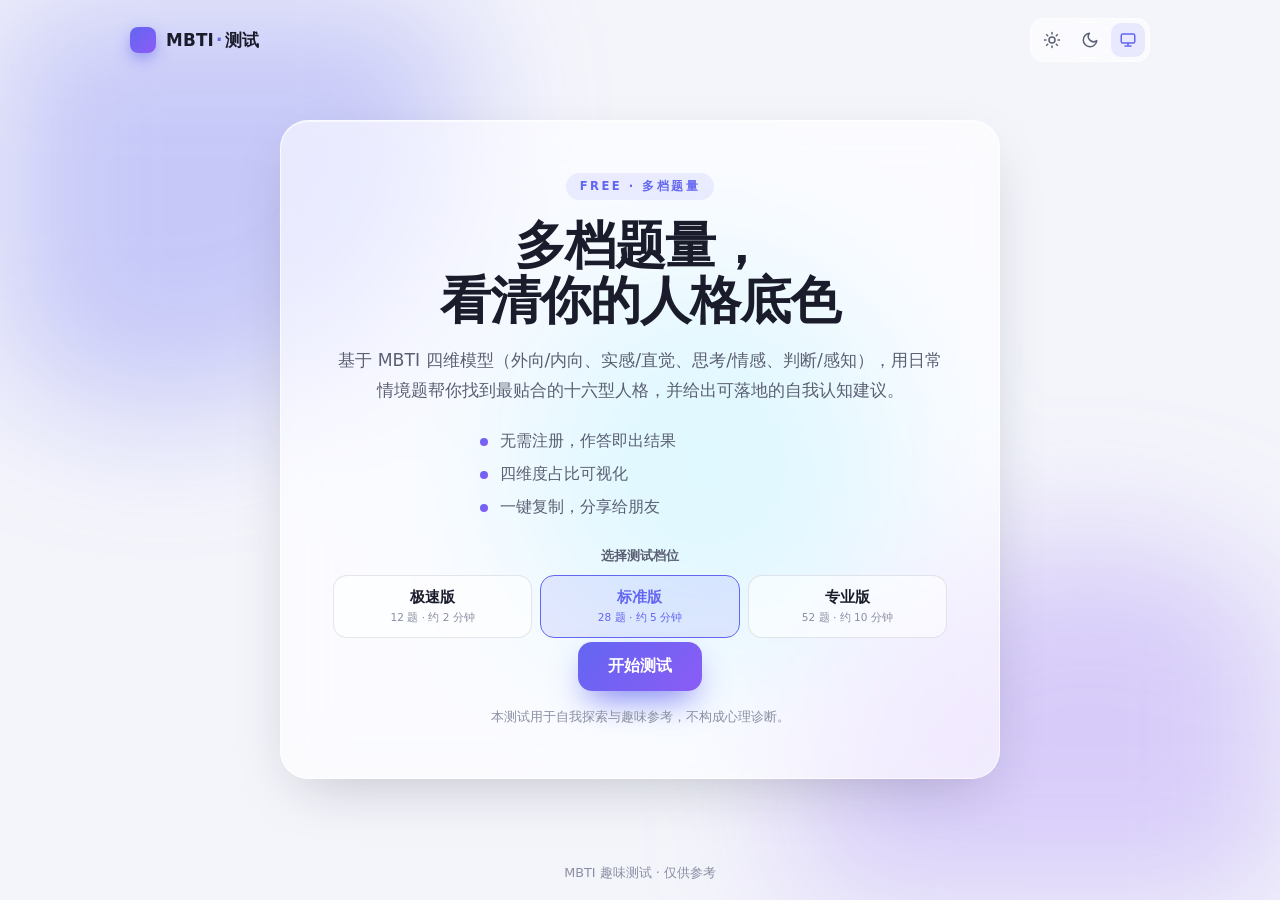
<file: index.html>
<!DOCTYPE html>
<html lang="zh-CN" data-theme="system">
<head>
  <meta charset="UTF-8" />
  <meta name="viewport" content="width=device-width, initial-scale=1.0, viewport-fit=cover" />
  <meta name="theme-color" id="meta-theme-color" content="#f4f5fb" />
  <meta name="apple-mobile-web-app-capable" content="yes" />
  <meta name="apple-mobile-web-app-status-bar-style" content="default" />
  <title>MBTI 人格测试 · 多档题量，看清你是谁</title>
  <meta name="description" content="多档题量 MBTI 测试（12/28/52 题），免费即测即出结果，可分享。" />
  <meta property="og:title" content="MBTI 人格测试 · 多档题量，看清你是谁" />
  <meta property="og:description" content="12/28/52 题三档可选，免费即测即出 MBTI 十六型人格结果。" />
  <meta property="og:type" content="website" />
  <meta property="og:image" content="assets/img/cover.svg" />
  <meta property="og:image:width" content="1200" />
  <meta property="og:image:height" content="630" />
  <meta name="twitter:card" content="summary_large_image" />
  <meta name="twitter:title" content="MBTI 人格测试 · 多档题量，看清你是谁" />
  <meta name="twitter:description" content="12/28/52 题三档可选，免费即测即出 MBTI 十六型人格结果。" />
  <meta name="twitter:image" content="assets/img/cover.svg" />
  <link rel="manifest" href="manifest.webmanifest" />
  <link rel="apple-touch-icon" href="assets/img/icon-192.png" />
  <!-- 纯系统字体：零外部依赖，国内网络秒开，不依赖任何 CDN -->
  <link rel="stylesheet" href="assets/css/style.css" />
</head>
<body>
  <!-- 动态背景光斑 -->
  <div class="bg-blobs" aria-hidden="true">
    <span class="blob blob-1"></span>
    <span class="blob blob-2"></span>
    <span class="blob blob-3"></span>
  </div>

  <header class="topbar">
    <div class="brand">
      <span class="brand-mark" aria-hidden="true"></span>
      <span class="brand-name">MBTI<span class="brand-dot">·</span>测试</span>
    </div>

    <div class="theme-switch" role="group" aria-label="主题切换">
      <button class="theme-btn" data-set-theme="light" aria-label="浅色主题" title="浅色">
        <svg viewBox="0 0 24 24" width="18" height="18" fill="none" stroke="currentColor" stroke-width="2" stroke-linecap="round"><circle cx="12" cy="12" r="4"/><path d="M12 2v2M12 20v2M4.9 4.9l1.4 1.4M17.7 17.7l1.4 1.4M2 12h2M20 12h2M4.9 19.1l1.4-1.4M17.7 6.3l1.4-1.4"/></svg>
      </button>
      <button class="theme-btn" data-set-theme="dark" aria-label="深色主题" title="深色">
        <svg viewBox="0 0 24 24" width="18" height="18" fill="none" stroke="currentColor" stroke-width="2" stroke-linecap="round" stroke-linejoin="round"><path d="M21 12.8A9 9 0 1 1 11.2 3a7 7 0 0 0 9.8 9.8z"/></svg>
      </button>
      <button class="theme-btn" data-set-theme="system" aria-label="跟随系统" title="跟随系统">
        <svg viewBox="0 0 24 24" width="18" height="18" fill="none" stroke="currentColor" stroke-width="2" stroke-linecap="round" stroke-linejoin="round"><rect x="3" y="4" width="18" height="12" rx="2"/><path d="M8 20h8M12 16v4"/></svg>
      </button>
    </div>
  </header>

  <main class="stage">
    <!-- 第一屏：首页 -->
    <section id="screen-intro" class="screen is-active" aria-labelledby="intro-title">
      <div class="intro-card glass">
        <p class="eyebrow">FREE · 多档题量</p>
        <h1 id="intro-title" class="intro-title">多档题量，<br/>看清你的人格底色</h1>
        <p class="intro-sub">基于 MBTI 四维模型（外向/内向、实感/直觉、思考/情感、判断/感知），用日常情境题帮你找到最贴合的十六型人格，并给出可落地的自我认知建议。</p>
        <ul class="intro-points">
          <li><span class="dot"></span>无需注册，作答即出结果</li>
          <li><span class="dot"></span>四维度占比可视化</li>
          <li><span class="dot"></span>一键复制，分享给朋友</li>
        </ul>
        <div class="tier-select" id="tier-select" role="group" aria-label="选择测试档位">
          <span class="tier-label">选择测试档位</span>
          <div class="tier-opts">
            <button class="tier-opt" type="button" data-tier="quick">极速版<small>12 题 · 约 2 分钟</small></button>
            <button class="tier-opt is-active" type="button" data-tier="standard">标准版<small>28 题 · 约 5 分钟</small></button>
            <button class="tier-opt" type="button" data-tier="pro">专业版<small>52 题 · 约 10 分钟</small></button>
          </div>
        </div>
        <button id="start-btn" class="btn btn-primary magnetic" type="button">开始测试</button>
        <div id="history-section" class="history-section" hidden>
          <h3 class="col-title">你测过的结果</h3>
          <ul class="history-list" id="history-list"></ul>
          <button id="clear-history-btn" class="btn-link" type="button">清除记录</button>
        </div>
        <p class="intro-note">本测试用于自我探索与趣味参考，不构成心理诊断。</p>
        <button id="install-btn" class="btn-install" type="button" hidden>安装到主屏幕 · 随时测</button>
      </div>
    </section>

    <!-- 第二屏：测试 -->
    <section id="screen-test" class="screen" aria-labelledby="test-title" hidden>
      <div class="test-card glass">
        <div class="test-head">
          <span class="test-counter" id="test-counter" aria-live="polite">第 1 / 28 题</span>
          <span class="test-dim" id="test-dim" aria-hidden="true"></span>
        </div>
        <div class="progress" role="progressbar" aria-valuemin="0" aria-valuemax="28" aria-valuenow="0" id="progress-bar" aria-label="测试进度">
          <span class="progress-fill" id="progress-fill"></span>
        </div>

        <h2 class="test-question" id="test-question" aria-live="polite">题目加载中…</h2>

        <div class="scale" id="scale" role="radiogroup" aria-label="同意程度">
          <button class="scale-opt" type="button" role="radio" aria-checked="false" data-value="1"><span class="scale-num">1</span><span class="scale-label">非常不符合</span></button>
          <button class="scale-opt" type="button" role="radio" aria-checked="false" data-value="2"><span class="scale-num">2</span><span class="scale-label">不太符合</span></button>
          <button class="scale-opt" type="button" role="radio" aria-checked="false" data-value="3"><span class="scale-num">3</span><span class="scale-label">中立</span></button>
          <button class="scale-opt" type="button" role="radio" aria-checked="false" data-value="4"><span class="scale-num">4</span><span class="scale-label">比较符合</span></button>
          <button class="scale-opt" type="button" role="radio" aria-checked="false" data-value="5"><span class="scale-num">5</span><span class="scale-label">非常符合</span></button>
        </div>

        <div class="test-actions">
          <button id="prev-btn" class="btn btn-ghost" type="button" disabled>上一题</button>
          <button id="next-btn" class="btn btn-primary magnetic" type="button" disabled>下一题</button>
        </div>
      </div>
    </section>

    <!-- 第三屏：结果 -->
    <section id="screen-result" class="screen" aria-labelledby="result-title" hidden>
      <div class="result-card glass">
        <canvas id="result-canvas" class="result-canvas" aria-hidden="true"></canvas>
        <p class="result-eyebrow" id="result-eyebrow" aria-live="polite">你的类型是</p>
        <h2 id="result-title" class="result-type" aria-live="polite">—</h2>
        <div class="personality-3d-wrap" aria-hidden="true">
          <canvas id="personality-3d"></canvas>
          <p class="personality-3d-hint">四维人格星象 · 拖拽旋转</p>
        </div>
        <p class="result-name" id="result-name"></p>
        <p class="result-tagline" id="result-tagline"></p>
        <p class="result-desc" id="result-desc"></p>

        <div class="dims" id="dims" aria-label="四维度占比"></div>

        <div class="result-cols">
          <div class="result-col">
            <h3 class="col-title">你的优势</h3>
            <ul class="tag-list" id="strengths"></ul>
          </div>
          <div class="result-col">
            <h3 class="col-title">成长空间</h3>
            <ul class="tag-list" id="growth"></ul>
          </div>
        </div>

        <div class="result-block">
          <h3 class="col-title">逐维度解读</h3>
          <ul class="dim-details" id="dim-details"></ul>
        </div>

        <div class="result-field">
          <h3 class="col-title">可能适合的方向</h3>
          <ul class="tag-list tag-list-soft" id="fields"></ul>
        </div>

        <div class="result-block">
          <h3 class="col-title">代表性人物</h3>
          <ul class="tag-list tag-list-soft" id="celebrities"></ul>
        </div>

        <div class="result-block">
          <h3 class="col-title">恋爱小贴士</h3>
          <p class="result-love" id="love"></p>
        </div>

        <div class="result-actions">
          <button id="copy-btn" class="btn btn-primary magnetic" type="button">复制结果</button>
          <button id="share-img-btn" class="btn btn-ghost" type="button">生成分享图</button>
        </div>
        <div class="result-actions">
          <button id="pair-btn" class="btn btn-ghost" type="button">测 TA 的匹配度</button>
          <button id="type-page-btn" class="btn btn-ghost" type="button">类型档案</button>
          <button id="retest-btn" class="btn btn-ghost" type="button">重新测试</button>
        </div>
        <p class="copy-hint" id="copy-hint" aria-live="polite"></p>
      </div>
    </section>

    <!-- 分析中过渡 -->
    <div id="analyzing" class="analyzing" hidden>
      <div class="spinner" aria-hidden="true"></div>
      <p>正在分析你的人格画像…</p>
    </div>

    <!-- 配对弹层 -->
    <div id="pair-modal" class="modal" hidden>
      <div class="modal-mask" data-close-pair></div>
      <div class="modal-card glass" role="dialog" aria-modal="true" aria-labelledby="pair-title">
        <button class="modal-close" type="button" data-close-pair aria-label="关闭">×</button>
        <h3 id="pair-title" class="modal-title">测 TA 的匹配度</h3>
        <p class="modal-sub">你是 <strong id="pair-me">—</strong>，选出 TA 的类型看看契合度：</p>
        <div class="pair-grid" id="pair-grid"></div>
        <div class="pair-result" id="pair-result" hidden>
          <div class="pair-score"><span id="pair-score-num">0</span><small>%</small></div>
          <p class="pair-verdict" id="pair-verdict"></p>
          <p class="pair-detail" id="pair-detail"></p>
        </div>
        <div class="pair-viz" id="pair-viz" hidden>
          <div class="pair-3d-wrap" aria-hidden="true">
            <canvas id="compare-3d"></canvas>
            <p class="pair-3d-hint">双人格星象 · 拖拽旋转</p>
            <div class="pair-legend">
              <span class="pl pl-a" id="legend-a">—</span>
              <span class="pl pl-b" id="legend-b">—</span>
            </div>
          </div>
        </div>
      </div>
    </div>

    <!-- 分享图弹层 -->
    <div id="share-modal" class="modal" hidden>
      <div class="modal-mask" data-close-share></div>
      <div class="modal-card glass share-card" role="dialog" aria-modal="true" aria-labelledby="share-title">
        <button class="modal-close" type="button" data-close-share aria-label="关闭">×</button>
        <h3 id="share-title" class="modal-title">保存分享图</h3>
        <p class="modal-sub">长按图片即可保存到相册，发朋友圈秀出你的人格类型～</p>
        <div class="share-img-wrap"><img id="share-img" class="share-img" alt="MBTI 结果分享图" /></div>
        <a id="share-download" class="btn btn-primary" download="mbti-result.png">下载图片</a>
      </div>
    </div>
  </main>

  <footer class="footnote">
    <span>MBTI 趣味测试 · 仅供参考</span>
  </footer>

  <script src="assets/js/data.js"></script>
  <script src="assets/js/lib/three.min.js"></script>
  <script src="assets/js/personality-3d.js"></script>
  <script src="assets/js/personality-compare.js"></script>
  <script src="assets/js/app.js"></script>
</body>
</html>
</file>
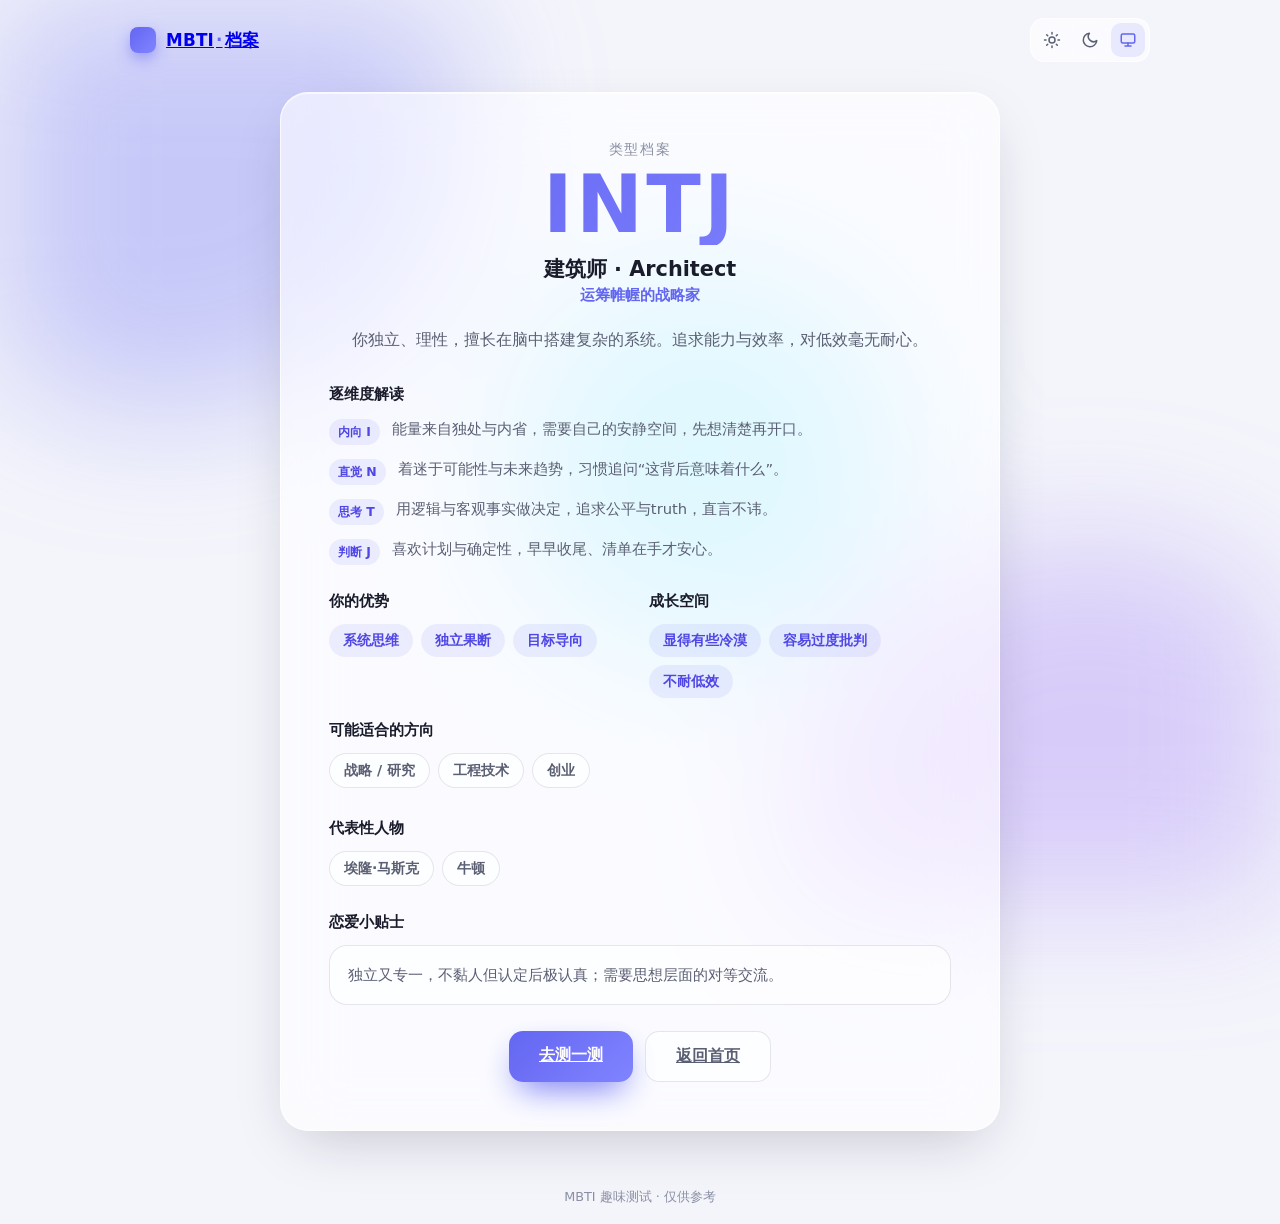
<file: type.html>
<!DOCTYPE html>
<html lang="zh-CN" data-theme="system">
<head>
  <meta charset="UTF-8" />
  <meta name="viewport" content="width=device-width, initial-scale=1.0, viewport-fit=cover" />
  <meta name="theme-color" id="meta-theme-color" content="#f4f5fb" />
  <meta name="apple-mobile-web-app-capable" content="yes" />
  <meta name="apple-mobile-web-app-status-bar-style" content="default" />
  <title>MBTI 类型档案</title>
  <meta name="description" content="十六型人格独立档案：优势、成长空间、适合方向、代表性人物与恋爱小贴士。" />
  <meta property="og:title" content="MBTI 类型档案" />
  <meta property="og:description" content="十六型人格独立档案：优势、成长空间、适合方向与恋爱建议。" />
  <meta property="og:type" content="website" />
  <meta property="og:image" content="assets/img/cover.svg" />
  <link rel="manifest" href="manifest.webmanifest" />
  <link rel="apple-touch-icon" href="assets/img/icon-192.png" />
  <link rel="stylesheet" href="assets/css/style.css" />
</head>
<body>
  <div class="bg-blobs" aria-hidden="true">
    <span class="blob blob-1"></span>
    <span class="blob blob-2"></span>
    <span class="blob blob-3"></span>
  </div>

  <header class="topbar">
    <a class="brand" href="index.html" aria-label="返回首页">
      <span class="brand-mark" aria-hidden="true"></span>
      <span class="brand-name">MBTI<span class="brand-dot">·</span>档案</span>
    </a>
    <div class="theme-switch" role="group" aria-label="主题切换">
      <button class="theme-btn" data-set-theme="light" aria-label="浅色主题" title="浅色">
        <svg viewBox="0 0 24 24" width="18" height="18" fill="none" stroke="currentColor" stroke-width="2" stroke-linecap="round"><circle cx="12" cy="12" r="4"/><path d="M12 2v2M12 20v2M4.9 4.9l1.4 1.4M17.7 17.7l1.4 1.4M2 12h2M20 12h2M4.9 19.1l1.4-1.4M17.7 6.3l1.4-1.4"/></svg>
      </button>
      <button class="theme-btn" data-set-theme="dark" aria-label="深色主题" title="深色">
        <svg viewBox="0 0 24 24" width="18" height="18" fill="none" stroke="currentColor" stroke-width="2" stroke-linecap="round" stroke-linejoin="round"><path d="M21 12.8A9 9 0 1 1 11.2 3a7 7 0 0 0 9.8 9.8z"/></svg>
      </button>
      <button class="theme-btn" data-set-theme="system" aria-label="跟随系统" title="跟随系统">
        <svg viewBox="0 0 24 24" width="18" height="18" fill="none" stroke="currentColor" stroke-width="2" stroke-linecap="round" stroke-linejoin="round"><rect x="3" y="4" width="18" height="12" rx="2"/><path d="M8 20h8M12 16v4"/></svg>
      </button>
    </div>
  </header>

  <main class="stage">
    <section id="screen-result" class="screen is-active" aria-labelledby="result-title">
      <div class="result-card glass">
        <p class="result-eyebrow">类型档案</p>
        <h2 id="result-title" class="result-type">—</h2>
        <p class="result-name" id="result-name"></p>
        <p class="result-tagline" id="result-tagline"></p>
        <p class="result-desc" id="result-desc"></p>

        <div class="result-block">
          <h3 class="col-title">逐维度解读</h3>
          <ul class="dim-details" id="dim-details"></ul>
        </div>

        <div class="result-cols">
          <div class="result-col">
            <h3 class="col-title">你的优势</h3>
            <ul class="tag-list" id="strengths"></ul>
          </div>
          <div class="result-col">
            <h3 class="col-title">成长空间</h3>
            <ul class="tag-list" id="growth"></ul>
          </div>
        </div>

        <div class="result-field">
          <h3 class="col-title">可能适合的方向</h3>
          <ul class="tag-list tag-list-soft" id="fields"></ul>
        </div>

        <div class="result-block">
          <h3 class="col-title">代表性人物</h3>
          <ul class="tag-list tag-list-soft" id="celebrities"></ul>
        </div>

        <div class="result-block">
          <h3 class="col-title">恋爱小贴士</h3>
          <p class="result-love" id="love"></p>
        </div>

        <div class="result-actions">
          <a href="index.html" class="btn btn-primary" type="button">去测一测</a>
          <a href="index.html" class="btn btn-ghost" type="button">返回首页</a>
        </div>
      </div>
    </section>
  </main>

  <footer class="footnote">
    <span>MBTI 趣味测试 · 仅供参考</span>
  </footer>

  <script src="assets/js/data.js"></script>
  <script src="assets/js/type.js"></script>
</body>
</html>
</file>
<file: assets/css/style.css>
/* ============================================================
   MBTI 测试站 · Premium Styles
   主题：light / dark / system（CSS 变量驱动）
   动画仅使用 transform / opacity / filter（GPU 友好）
   ============================================================ */

:root {
  --accent: #6366f1;
  --accent-2: #8b5cf6;
  --accent-soft: rgba(99, 102, 241, 0.12);
  --radius-lg: 28px;
  --radius-md: 18px;
  --radius-sm: 12px;
  --ease: cubic-bezier(0.16, 1, 0.3, 1);
  --shadow-soft: 0 20px 60px -20px rgba(20, 22, 40, 0.25);
  --maxw: 720px;
  --font: system-ui, -apple-system, 'Segoe UI', 'PingFang SC', 'Microsoft YaHei', Roboto, 'Helvetica Neue', sans-serif;
}

/* 浅色 */
:root[data-theme='light'] {
  --bg: #f4f5fb;
  --bg-2: #eef0f8;
  --text: #1a1c2b;
  --text-soft: #5b5f73;
  --text-faint: #8a8fa3;
  --surface: rgba(255, 255, 255, 0.62);
  --surface-border: rgba(255, 255, 255, 0.7);
  --inner-line: inset 0 1px 0 rgba(255, 255, 255, 0.6);
  --blob-1: rgba(99, 102, 241, 0.35);
  --blob-2: rgba(139, 92, 246, 0.30);
  --blob-3: rgba(56, 189, 248, 0.28);
  --opt-bg: rgba(255, 255, 255, 0.55);
  --opt-border: rgba(20, 22, 40, 0.10);
  --tag-bg: rgba(99, 102, 241, 0.10);
  --tag-text: #4f46e5;
}

/* 深色 */
:root[data-theme='dark'] {
  --bg: #0c0d14;
  --bg-2: #0a0b11;
  --text: #f2f3f8;
  --text-soft: #b6b9cc;
  --text-faint: #777b90;
  --surface: rgba(28, 30, 46, 0.55);
  --surface-border: rgba(255, 255, 255, 0.08);
  --inner-line: inset 0 1px 0 rgba(255, 255, 255, 0.06);
  --blob-1: rgba(99, 102, 241, 0.45);
  --blob-2: rgba(139, 92, 246, 0.40);
  --blob-3: rgba(56, 189, 248, 0.30);
  --opt-bg: rgba(255, 255, 255, 0.04);
  --opt-border: rgba(255, 255, 255, 0.10);
  --tag-bg: rgba(129, 132, 255, 0.14);
  --tag-text: #b3b6ff;
  --shadow-soft: 0 24px 70px -24px rgba(0, 0, 0, 0.7);
}

/* 跟随系统 */
:root[data-theme='system'] {
  --bg: #f4f5fb;
  --bg-2: #eef0f8;
  --text: #1a1c2b;
  --text-soft: #5b5f73;
  --text-faint: #8a8fa3;
  --surface: rgba(255, 255, 255, 0.62);
  --surface-border: rgba(255, 255, 255, 0.7);
  --inner-line: inset 0 1px 0 rgba(255, 255, 255, 0.6);
  --blob-1: rgba(99, 102, 241, 0.35);
  --blob-2: rgba(139, 92, 246, 0.30);
  --blob-3: rgba(56, 189, 248, 0.28);
  --opt-bg: rgba(255, 255, 255, 0.55);
  --opt-border: rgba(20, 22, 40, 0.10);
  --tag-bg: rgba(99, 102, 241, 0.10);
  --tag-text: #4f46e5;
}
@media (prefers-color-scheme: dark) {
  :root[data-theme='system'] {
    --bg: #0c0d14;
    --bg-2: #0a0b11;
    --text: #f2f3f8;
    --text-soft: #b6b9cc;
    --text-faint: #777b90;
    --surface: rgba(28, 30, 46, 0.55);
    --surface-border: rgba(255, 255, 255, 0.08);
    --inner-line: inset 0 1px 0 rgba(255, 255, 255, 0.06);
    --blob-1: rgba(99, 102, 241, 0.45);
    --blob-2: rgba(139, 92, 246, 0.40);
    --blob-3: rgba(56, 189, 248, 0.30);
    --opt-bg: rgba(255, 255, 255, 0.04);
    --opt-border: rgba(255, 255, 255, 0.10);
    --tag-bg: rgba(129, 132, 255, 0.14);
    --tag-text: #b3b6ff;
  }
}

* { box-sizing: border-box; }

/* ---------- 触摸体验优化（移动端） ---------- */
* { -webkit-tap-highlight-color: transparent; }
html { -webkit-text-size-adjust: 100%; text-size-adjust: 100%; }
body { overscroll-behavior-y: contain; }
.btn, .scale-opt, .theme-btn {
  touch-action: manipulation;
  -webkit-touch-callout: none;
  user-select: none;
  -webkit-user-select: none;
}

html, body { height: 100%; }

body {
  margin: 0;
  font-family: var(--font);
  color: var(--text);
  background: var(--bg);
  min-height: 100dvh;
  display: flex;
  flex-direction: column;
  overflow-x: hidden;
  transition: background 0.4s var(--ease), color 0.4s var(--ease);
  -webkit-font-smoothing: antialiased;
}

/* ---------- 动态光斑背景 ---------- */
.bg-blobs {
  position: fixed;
  inset: 0;
  z-index: 0;
  pointer-events: none;
  overflow: hidden;
  filter: blur(70px);
}
.blob {
  position: absolute;
  width: 46vmax;
  height: 46vmax;
  border-radius: 50%;
  opacity: 0.9;
  will-change: transform;
}
.blob-1 { background: var(--blob-1); top: -14vmax; left: -10vmax; animation: float1 18s ease-in-out infinite; }
.blob-2 { background: var(--blob-2); bottom: -18vmax; right: -8vmax; animation: float2 22s ease-in-out infinite; }
.blob-3 { background: var(--blob-3); top: 30%; left: 40%; width: 30vmax; height: 30vmax; animation: float3 26s ease-in-out infinite; }

@keyframes float1 { 0%,100% { transform: translate(0,0) scale(1); } 50% { transform: translate(6vmax, 4vmax) scale(1.08); } }
@keyframes float2 { 0%,100% { transform: translate(0,0) scale(1); } 50% { transform: translate(-5vmax, -3vmax) scale(1.12); } }
@keyframes float3 { 0%,100% { transform: translate(0,0) scale(1); } 50% { transform: translate(-4vmax, 5vmax) scale(0.92); } }

/* ---------- 顶栏 ---------- */
.topbar {
  position: relative;
  z-index: 3;
  display: flex;
  align-items: center;
  justify-content: space-between;
  padding: calc(18px + env(safe-area-inset-top)) clamp(16px, 4vw, 40px) 18px;
  max-width: 1100px;
  width: 100%;
  margin: 0 auto;
}
.brand { display: flex; align-items: center; gap: 10px; }
.brand-mark {
  width: 26px; height: 26px; border-radius: 8px;
  background: linear-gradient(135deg, var(--accent), var(--accent-2));
  box-shadow: 0 6px 18px -4px var(--accent);
}
.brand-name { font-weight: 700; letter-spacing: 0.2px; font-size: 1.05rem; }
.brand-dot { color: var(--accent); margin: 0 2px; }

.theme-switch {
  display: flex;
  gap: 4px;
  padding: 4px;
  border-radius: 14px;
  background: var(--surface);
  border: 1px solid var(--surface-border);
  backdrop-filter: blur(20px) saturate(180%);
  -webkit-backdrop-filter: blur(20px) saturate(180%);
}
.theme-btn {
  display: grid; place-items: center;
  width: 34px; height: 34px;
  border: none; border-radius: 10px;
  background: transparent; color: var(--text-soft);
  cursor: pointer;
  transition: background 0.25s var(--ease), color 0.25s var(--ease), transform 0.2s var(--ease);
}
@media (hover: hover) {
  .theme-btn:hover { color: var(--text); transform: translateY(-1px); }
}
.theme-btn.is-active {
  background: var(--accent-soft);
  color: var(--accent);
}

/* ---------- 舞台与屏幕 ---------- */
.stage {
  position: relative;
  z-index: 2;
  flex: 1;
  display: flex;
  align-items: center;
  justify-content: center;
  padding: 12px clamp(16px, 4vw, 40px) calc(40px + env(safe-area-inset-bottom));
  width: 100%;
}
.screen {
  width: 100%;
  max-width: var(--maxw);
  animation: screenIn 0.5s var(--ease);
}
.screen[hidden] { display: none; }
@keyframes screenIn { from { opacity: 0; transform: translateY(14px); } to { opacity: 1; transform: translateY(0); } }

/* 玻璃拟态 */
.glass {
  background: var(--surface);
  border: 1px solid var(--surface-border);
  border-radius: var(--radius-lg);
  box-shadow: var(--shadow-soft), var(--inner-line);
  backdrop-filter: blur(30px) saturate(180%);
  -webkit-backdrop-filter: blur(30px) saturate(180%);
}

/* ---------- 首页 ---------- */
.intro-card { padding: clamp(28px, 5vw, 52px); text-align: center; }
.eyebrow {
  display: inline-block;
  font-size: 0.72rem; letter-spacing: 0.22em; font-weight: 600;
  color: var(--accent);
  background: var(--tag-bg);
  padding: 6px 14px; border-radius: 999px;
  margin: 0 0 18px;
}
.intro-title {
  font-size: clamp(2rem, 6vw, 3.2rem);
  line-height: 1.08;
  font-weight: 800;
  letter-spacing: -0.02em;
  margin: 0 0 18px;
}
.intro-sub {
  color: var(--text-soft);
  font-size: clamp(0.98rem, 2.2vw, 1.08rem);
  line-height: 1.7;
  max-width: 56ch;
  margin: 0 auto 26px;
}
.intro-points {
  list-style: none; padding: 0; margin: 0 auto 30px;
  display: flex; flex-direction: column; gap: 12px;
  max-width: 320px; text-align: left;
}
.intro-points li { display: flex; align-items: center; gap: 12px; color: var(--text-soft); font-size: 0.98rem; }
.intro-points .dot {
  width: 8px; height: 8px; border-radius: 50%;
  background: linear-gradient(135deg, var(--accent), var(--accent-2));
  flex: none;
}
.intro-note { margin: 18px 0 0; font-size: 0.8rem; color: var(--text-faint); }

/* ---------- 按钮 ---------- */
.btn {
  font-family: inherit;
  font-size: 1rem; font-weight: 600;
  border: none; border-radius: 14px;
  padding: 14px 30px;
  cursor: pointer;
  transition: transform 0.2s var(--ease), box-shadow 0.25s var(--ease), opacity 0.2s, background 0.25s;
}
.btn-primary {
  color: #fff;
  background: linear-gradient(135deg, var(--accent), var(--accent-2));
  box-shadow: 0 14px 34px -10px var(--accent);
}
@media (hover: hover) {
  .btn-primary:hover:not(:disabled) { transform: translateY(-2px); box-shadow: 0 20px 40px -12px var(--accent); }
}
.btn-primary:active:not(:disabled) { transform: scale(0.98); }
.btn-primary:disabled { opacity: 0.4; cursor: not-allowed; box-shadow: none; }
.btn-ghost {
  color: var(--text-soft);
  background: var(--opt-bg);
  border: 1px solid var(--opt-border);
}
@media (hover: hover) {
  .btn-ghost:hover:not(:disabled) { color: var(--text); transform: translateY(-1px); }
}
.btn-ghost:disabled { opacity: 0.4; cursor: not-allowed; }
.btn:focus-visible { outline: 3px solid var(--accent); outline-offset: 3px; }

/* ---------- 测试屏 ---------- */
.test-card { padding: clamp(24px, 4vw, 40px); }
.test-head { display: flex; justify-content: space-between; align-items: baseline; margin-bottom: 14px; }
.test-counter { font-weight: 700; font-size: 0.95rem; }
.test-dim { font-size: 0.8rem; color: var(--text-faint); font-weight: 600; letter-spacing: 0.04em; }

.progress {
  height: 8px; border-radius: 999px;
  background: var(--opt-border);
  overflow: hidden;
  margin-bottom: 30px;
}
.progress-fill {
  display: block; height: 100%; width: 0%;
  border-radius: 999px;
  background: linear-gradient(90deg, var(--accent), var(--accent-2));
  transition: width 0.45s var(--ease);
}

.test-question {
  font-size: clamp(1.2rem, 3.4vw, 1.6rem);
  font-weight: 600; line-height: 1.5;
  margin: 0 0 30px;
  min-height: 3.2em;
}

.scale {
  display: grid;
  grid-template-columns: repeat(5, 1fr);
  gap: 10px;
  margin-bottom: 32px;
}
.scale-opt {
  display: flex; flex-direction: column; align-items: center; gap: 8px;
  padding: 16px 8px;
  border-radius: var(--radius-md);
  background: var(--opt-bg);
  border: 1px solid var(--opt-border);
  color: var(--text-soft);
  cursor: pointer;
  font-family: inherit;
  transition: transform 0.2s var(--ease), border-color 0.2s, background 0.2s, color 0.2s;
}
@media (hover: hover) {
  .scale-opt:hover { transform: translateY(-2px); color: var(--text); }
}
.scale-num {
  width: 34px; height: 34px; border-radius: 50%;
  display: grid; place-items: center;
  font-weight: 700; font-size: 1.05rem;
  background: var(--tag-bg); color: var(--tag-text);
}
.scale-label { font-size: 0.78rem; text-align: center; line-height: 1.3; }
.scale-opt[aria-checked='true'] {
  border-color: var(--accent);
  background: var(--accent-soft);
  color: var(--text);
  transform: translateY(-2px);
}
.scale-opt[aria-checked='true'] .scale-num { background: linear-gradient(135deg, var(--accent), var(--accent-2)); color: #fff; }
.scale-opt:focus-visible { outline: 3px solid var(--accent); outline-offset: 2px; }

.test-actions { display: flex; justify-content: space-between; gap: 12px; }

/* ---------- 结果屏 ---------- */
.result-card { padding: clamp(26px, 5vw, 48px); text-align: center; }
.result-eyebrow { margin: 0 0 6px; color: var(--text-faint); font-size: 0.85rem; letter-spacing: 0.12em; text-transform: uppercase; }
.result-type {
  font-size: clamp(3rem, 12vw, 5rem);
  font-weight: 800; letter-spacing: 0.04em;
  margin: 0;
  background: linear-gradient(135deg, var(--accent), var(--accent-2));
  -webkit-background-clip: text; background-clip: text;
  -webkit-text-fill-color: transparent;
  line-height: 1;
}
.result-name { font-size: 1.3rem; font-weight: 700; margin: 10px 0 2px; }
.result-tagline { color: var(--accent); font-weight: 600; margin: 0 0 20px; font-size: 0.95rem; }
.result-desc { color: var(--text-soft); line-height: 1.75; max-width: 58ch; margin: 0 auto 30px; font-size: 1rem; }

.dims { display: flex; flex-direction: column; gap: 16px; margin: 0 auto 30px; max-width: 560px; text-align: left; }
.dim-row { display: grid; grid-template-columns: 64px 1fr 64px; align-items: center; gap: 12px; }
.dim-label { font-weight: 700; font-size: 0.92rem; }
.dim-track {
  height: 10px; border-radius: 999px;
  background: var(--opt-border);
  position: relative; overflow: hidden;
}
.dim-fill {
  position: absolute; left: 0; top: 0; height: 100%;
  border-radius: 999px;
  background: linear-gradient(90deg, var(--accent), var(--accent-2));
  width: 0;
  transition: width 0.9s var(--ease);
}
.dim-fill.flip { left: auto; right: 0; }
.dim-pct { font-size: 0.82rem; color: var(--text-faint); font-weight: 600; text-align: right; }

.result-cols { display: grid; grid-template-columns: 1fr 1fr; gap: 18px; margin-bottom: 22px; text-align: left; }
.result-field { text-align: left; margin-bottom: 30px; }
.col-title { font-size: 0.95rem; font-weight: 700; margin: 0 0 12px; }
.tag-list { list-style: none; padding: 0; margin: 0; display: flex; flex-wrap: wrap; gap: 8px; }
.tag-list li {
  background: var(--tag-bg); color: var(--tag-text);
  padding: 7px 14px; border-radius: 999px;
  font-size: 0.88rem; font-weight: 600;
}
.tag-list-soft li { background: var(--opt-bg); color: var(--text-soft); border: 1px solid var(--opt-border); }

.result-actions { display: flex; gap: 12px; justify-content: center; flex-wrap: wrap; }
.copy-hint { min-height: 1.2em; margin: 14px 0 0; font-size: 0.85rem; color: var(--accent); font-weight: 600; }

/* ---------- 分析中 ---------- */
.analyzing {
  position: fixed; inset: 0; z-index: 5;
  display: flex; flex-direction: column; align-items: center; justify-content: center; gap: 18px;
  background: color-mix(in srgb, var(--bg) 80%, transparent);
  backdrop-filter: blur(8px);
  color: var(--text-soft); font-weight: 600;
}
.analyzing[hidden] { display: none; }
.spinner {
  width: 44px; height: 44px; border-radius: 50%;
  border: 4px solid var(--opt-border);
  border-top-color: var(--accent);
  animation: spin 0.8s linear infinite;
}
@keyframes spin { to { transform: rotate(360deg); } }

/* ---------- 页脚 ---------- */
.footnote {
  position: relative; z-index: 2;
  text-align: center; padding: 18px 18px calc(18px + env(safe-area-inset-bottom));
  color: var(--text-faint); font-size: 0.8rem;
}

/* ---------- 历史记录（首页） ---------- */
.history-section { margin: 26px 0 4px; text-align: left; }
.history-list { list-style: none; padding: 0; margin: 0 0 10px; display: flex; flex-wrap: wrap; gap: 8px; justify-content: center; }
.history-item {
  display: inline-flex; align-items: center; gap: 8px;
  background: var(--tag-bg); color: var(--tag-text);
  padding: 8px 14px; border-radius: 999px; font-size: 0.85rem; font-weight: 600;
  cursor: pointer; border: 1px solid transparent;
  transition: transform 0.2s var(--ease), border-color 0.2s;
}
.history-item:hover { transform: translateY(-1px); border-color: var(--accent); }
.history-item .hi-code { font-weight: 800; }
.history-item .hi-date { color: var(--text-faint); font-weight: 500; font-size: 0.72rem; }
.btn-link {
  background: none; border: none; color: var(--text-faint);
  font-size: 0.78rem; cursor: pointer; text-decoration: underline; padding: 4px;
  font-family: inherit;
}
.btn-link:hover { color: var(--text-soft); }

/* ---------- 结果扩展区块 ---------- */
.result-block { text-align: left; margin-bottom: 26px; }
.result-block .col-title { font-size: 0.95rem; font-weight: 700; margin: 0 0 12px; }
.dim-details { list-style: none; padding: 0; margin: 0; display: flex; flex-direction: column; gap: 12px; }
.dim-details li {
  display: flex; gap: 12px; align-items: flex-start;
  color: var(--text-soft); font-size: 0.92rem; line-height: 1.6;
}
.dim-details .dd-tag {
  flex: none; font-weight: 700; font-size: 0.78rem;
  background: var(--tag-bg); color: var(--tag-text);
  padding: 3px 9px; border-radius: 999px; margin-top: 2px;
}
.result-love {
  color: var(--text-soft); line-height: 1.75; margin: 0;
  background: var(--opt-bg); border: 1px solid var(--opt-border);
  border-radius: var(--radius-md); padding: 16px 18px; font-size: 0.95rem;
}

/* ---------- 结果粒子画布 ---------- */
.result-canvas {
  position: absolute; inset: 0; width: 100%; height: 100%;
  border-radius: var(--radius-lg);
  pointer-events: none; z-index: 0; opacity: 0.55;
}
.result-card > *:not(.result-canvas) { position: relative; z-index: 1; }

/* ---------- 结果 3D 人格星形体 ---------- */
.personality-3d-wrap {
  position: relative;
  width: min(280px, 78vw);
  height: 240px;
  margin: 6px auto 10px;
  z-index: 1;
}
.personality-3d-wrap canvas { display: block; width: 100%; height: 100%; }
.personality-3d-hint {
  position: absolute; left: 0; right: 0; bottom: 4px;
  text-align: center; font-size: 0.72rem; letter-spacing: 0.05em;
  color: var(--text-faint); pointer-events: none;
}
@media (max-width: 480px) {
  .personality-3d-wrap { height: 210px; width: min(240px, 72vw); }
}

/* ---------- 结果入场：字母浮现 ---------- */
.result-type .char {
  display: inline-block;
  opacity: 0; transform: translateY(18px) scale(0.8);
  animation: charIn 0.5s var(--ease) forwards;
}
@keyframes charIn { to { opacity: 1; transform: translateY(0) scale(1); } }

/* ---------- 弹层 ---------- */
.modal {
  position: fixed; inset: 0; z-index: 8;
  display: flex; align-items: center; justify-content: center;
  padding: 20px;
}
.modal[hidden] { display: none; }
.modal-mask {
  position: absolute; inset: 0;
  background: color-mix(in srgb, var(--bg) 70%, transparent);
  backdrop-filter: blur(6px);
  -webkit-backdrop-filter: blur(6px);
}
.modal-card {
  position: relative; z-index: 1;
  width: 100%; max-width: 460px; max-height: 86dvh; overflow-y: auto;
  padding: clamp(22px, 5vw, 30px);
  border-radius: var(--radius-lg);
  animation: screenIn 0.35s var(--ease);
}
.modal-close {
  position: absolute; top: 12px; right: 14px;
  width: 34px; height: 34px; border-radius: 50%;
  border: none; background: var(--opt-bg); color: var(--text-soft);
  font-size: 1.3rem; line-height: 1; cursor: pointer;
}
.modal-close:hover { color: var(--text); }
.modal-title { margin: 0 0 6px; font-size: 1.25rem; font-weight: 700; }
.modal-sub { margin: 0 0 18px; color: var(--text-soft); font-size: 0.92rem; line-height: 1.6; }

/* 配对 */
.pair-grid { display: grid; grid-template-columns: repeat(4, 1fr); gap: 8px; }
.pair-opt {
  border: 1px solid var(--opt-border); background: var(--opt-bg);
  color: var(--text); border-radius: 12px; padding: 10px 4px;
  font-family: inherit; font-weight: 700; font-size: 0.82rem; cursor: pointer;
  transition: transform 0.2s var(--ease), border-color 0.2s, background 0.2s;
}
.pair-opt:hover { transform: translateY(-2px); border-color: var(--accent); }
.pair-opt.is-active { border-color: var(--accent); background: var(--accent-soft); color: var(--accent); }
.pair-result { margin-top: 20px; text-align: center; animation: screenIn 0.4s var(--ease); }
.pair-score {
  font-size: 3rem; font-weight: 800; line-height: 1;
  background: linear-gradient(135deg, var(--accent), var(--accent-2));
  -webkit-background-clip: text; background-clip: text; -webkit-text-fill-color: transparent;
}
.pair-score small { font-size: 1.2rem; -webkit-text-fill-color: var(--text-faint); }
.pair-verdict { font-weight: 700; font-size: 1.05rem; margin: 10px 0 6px; }
.pair-detail { color: var(--text-soft); font-size: 0.9rem; line-height: 1.65; margin: 0; }

/* 双人格对比可视化 */
.pair-viz {
  margin-top: 14px; padding-top: 14px; border-top: 1px solid var(--opt-border);
  animation: screenIn 0.4s var(--ease);
}
.pair-3d-wrap {
  display: flex; flex-direction: column; align-items: center; gap: 8px;
  position: relative;
}
#compare-3d { width: 100%; height: 240px; display: block; }
.pair-3d-hint { font-size: 0.72rem; color: var(--text-faint); margin: 0; }
.pair-legend { display: flex; gap: 16px; font-size: 0.86rem; font-weight: 700; justify-content: center; }
.pair-legend .pl { letter-spacing: 0.5px; }

/* 测试档位选择 */
.tier-select { margin: 18px 0 4px; }
.tier-label { display: block; font-size: 0.8rem; color: var(--text-soft); margin-bottom: 10px; font-weight: 600; }
.tier-opts { display: grid; grid-template-columns: repeat(3, 1fr); gap: 8px; }
.tier-opt {
  display: flex; flex-direction: column; align-items: center; gap: 4px;
  border: 1px solid var(--opt-border); background: var(--opt-bg); color: var(--text);
  border-radius: 14px; padding: 12px 6px; cursor: pointer; font-family: inherit;
  font-weight: 700; font-size: 0.92rem; transition: transform 0.2s var(--ease), border-color 0.2s, background 0.2s;
}
.tier-opt small { font-size: 0.66rem; font-weight: 500; color: var(--text-faint); }
.tier-opt:hover { transform: translateY(-2px); border-color: var(--accent); }
.tier-opt.is-active {
  border-color: var(--accent); background: var(--accent-soft); color: var(--accent);
}
.tier-opt.is-active small { color: var(--accent); }

/* 安装到主屏幕按钮 */
.btn-install {
  margin-top: 14px; width: 100%;
  border: 1px solid var(--accent); background: var(--accent-soft); color: var(--accent);
  border-radius: 14px; padding: 11px 16px; font-family: inherit; font-weight: 700; font-size: 0.92rem;
  cursor: pointer; transition: transform 0.2s var(--ease), background 0.2s;
}
.btn-install:hover { transform: translateY(-2px); background: var(--accent); color: #fff; }

/* 分享图 */
.share-card { text-align: center; }
.share-img-wrap {
  border-radius: var(--radius-md); overflow: hidden; margin-bottom: 18px;
  background: var(--bg-2);
}
.share-img { display: block; width: 100%; height: auto; }
#share-download { display: inline-block; text-decoration: none; text-align: center; }

/* ---------- 响应式：手机端 ---------- */
@media (max-width: 560px) {
  .intro-card { padding: 28px 20px; }
  .test-card { padding: 22px 18px; }
  .result-card { padding: 28px 18px; }

  /* 5 段量表：紧凑等高分栏，标签可换行但高度统一 */
  .scale { gap: 5px; }
  .scale-opt { padding: 14px 2px; gap: 7px; min-width: 0; }
  .scale-num { width: 30px; height: 30px; font-size: 0.9rem; }
  .scale-label {
    font-size: 0.64rem; line-height: 1.25;
    min-height: 2.5em;
    display: flex; align-items: center; justify-content: center;
  }

  .test-actions { flex-direction: column-reverse; gap: 10px; }
  .test-actions .btn { width: 100%; }

  .result-cols { grid-template-columns: 1fr; gap: 16px; }
  .dim-label { font-size: 0.8rem; }
  .dim-row { grid-template-columns: 52px 1fr 52px; gap: 8px; }

  .modal { padding: 12px; }
  .modal-card { max-width: 100%; max-height: 92dvh; }
  .share-card { max-width: 96vw; }
  .pair-grid { gap: 6px; }
  .pair-opt { font-size: 0.74rem; padding: 9px 2px; }
  #compare-3d { height: 210px; }
  .history-list { gap: 6px; }
}

/* ---------- 响应式：超小屏（≤380px） ---------- */
@media (max-width: 380px) {
  .intro-title { font-size: clamp(1.7rem, 8.5vw, 2.4rem); }
  .scale-opt { padding: 12px 1px; gap: 6px; }
  .scale-num { width: 26px; height: 26px; font-size: 0.82rem; }
  .scale-label { font-size: 0.6rem; }
  .test-question { min-height: 4.2em; font-size: 1.12rem; }
}

/* ---------- 触摸设备：按下反馈（替代粘住的 hover） ---------- */
@media (hover: none) {
  .scale-opt:active { transform: scale(0.96); background: var(--accent-soft); border-color: var(--accent); }
  .btn:active { transform: scale(0.97); }
}

/* ---------- 无障碍：减少动效 ---------- */
@media (prefers-reduced-motion: reduce) {
  *, *::before, *::after {
    animation-duration: 0.001ms !important;
    animation-iteration-count: 1 !important;
    transition-duration: 0.001ms !important;
  }
  .blob { animation: none; }
  .result-type .char { opacity: 1 !important; transform: none !important; animation: none !important; }
}
</file>
